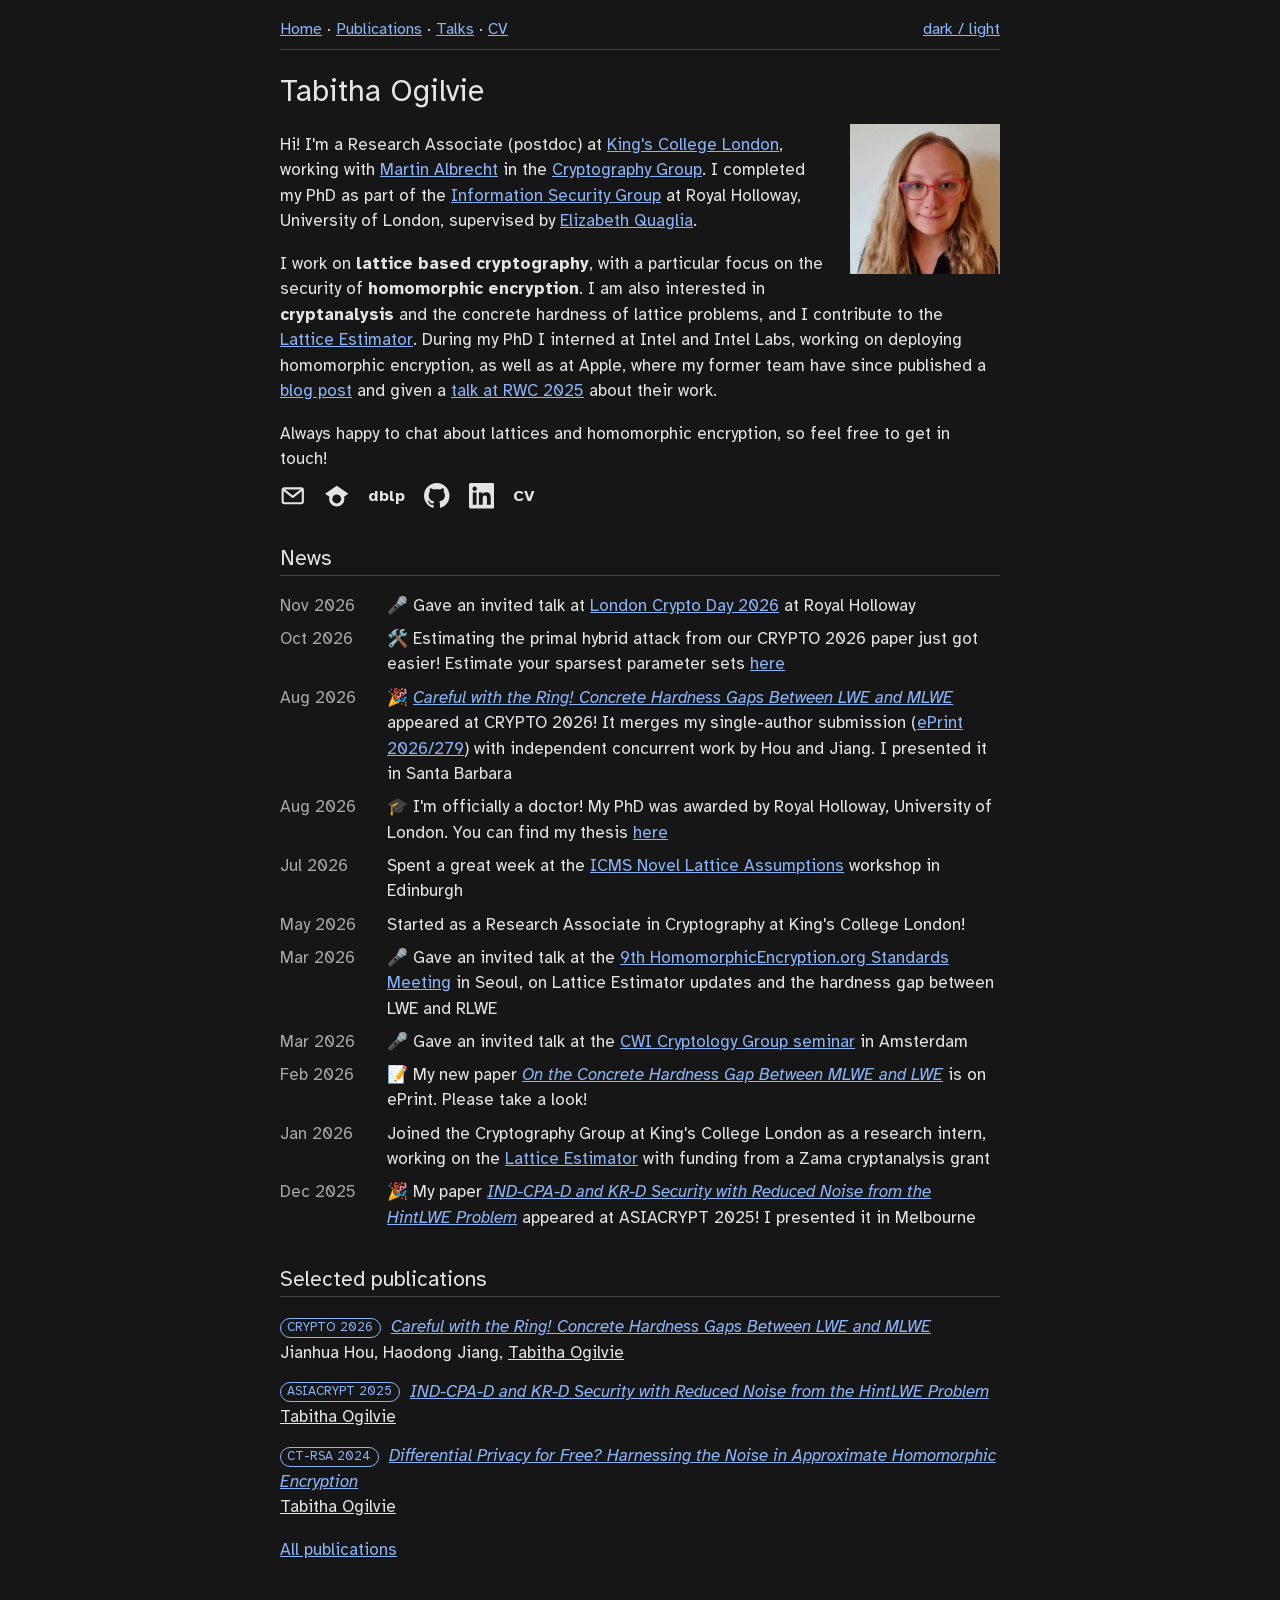
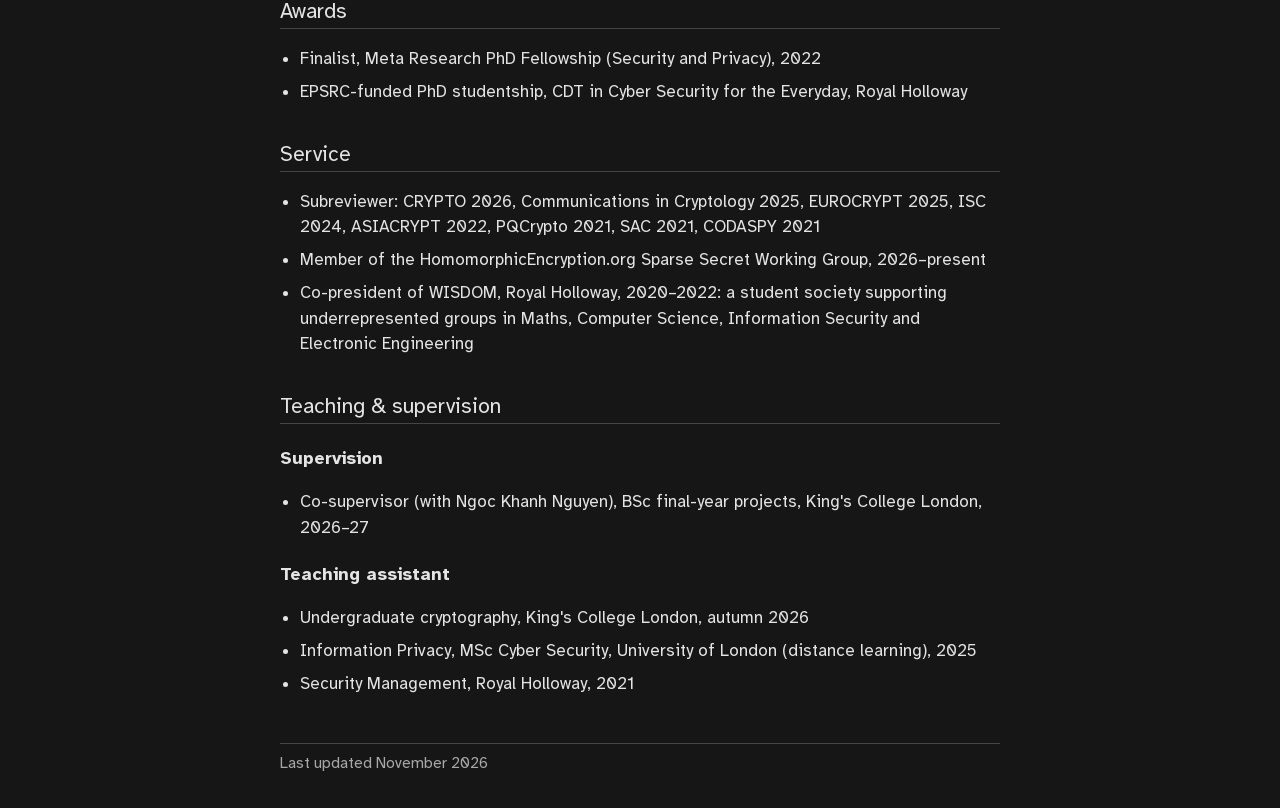
<file: index.html>
<!DOCTYPE html>
<html lang="en">
<head>
  <meta charset="utf-8">
  <meta name="viewport" content="width=device-width, initial-scale=1">
  <title>Tabitha Ogilvie</title>
  <meta name="description" content="Tabitha Ogilvie, Research Associate in Cryptography at King's College London.">
  <script>
    try { var t = localStorage.getItem("theme"); if (t) document.documentElement.setAttribute("data-theme", t); } catch (e) {}
  </script>
  <link rel="stylesheet" href="style.css">
</head>
<body>

<nav>
  <span>
    <a href="index.html">Home</a> ·
    <a href="publications.html">Publications</a> ·
    <a href="talks.html">Talks</a> ·
    <a href="cv.pdf">CV</a>
  </span>
  <button type="button" id="theme-toggle">dark / light</button>
</nav>

<h1>Tabitha Ogilvie</h1>

<img class="photo" src="photo.jpg" width="150" height="150"
     alt="Tabitha Ogilvie">

<p>
  Hi! I'm a Research Associate (postdoc) at
  <a href="https://www.kcl.ac.uk/">King's College London</a>, working with
  <a href="https://malb.io/">Martin Albrecht</a> in the
  <a href="https://cryptographers.kcl.ac.uk/">Cryptography Group</a>.
  I completed my PhD as part of the
  <a href="https://www.royalholloway.ac.uk/research-and-education/subjects/information-security/">Information Security Group</a>
  at Royal Holloway, University of London, supervised by
  <a href="https://pure.royalholloway.ac.uk/en/persons/elizabeth-quaglia">Elizabeth Quaglia</a>.
</p>
<p>
  I work on <strong>lattice based cryptography</strong>, with a particular focus on the
  security of <strong>homomorphic encryption</strong>. I am also interested in
  <strong>cryptanalysis</strong> and the concrete hardness of lattice problems, and I contribute to the
  <a href="https://github.com/malb/lattice-estimator">Lattice Estimator</a>.
  During my PhD I interned at Intel and Intel Labs, working on deploying
  homomorphic encryption, as well as at Apple, where my former team have since
  published a <a href="https://machinelearning.apple.com/research/homomorphic-encryption">blog post</a>
  and given a <a href="https://youtu.be/goQA0dO0M7c">talk at RWC 2025</a> about their work.
</p>

<p class="contact">
  Always happy to chat about lattices and homomorphic encryption, so feel free to get in touch!
</p>
<p class="icons">
  <a id="email-link" href="#" title="Email" aria-label="Email" data-u="tabitha.l.ogilvie" data-d="gmail.com">
    <svg viewBox="0 0 24 24" aria-hidden="true" fill="none" stroke="currentColor" stroke-width="2" stroke-linejoin="round"><rect x="2.5" y="5" width="19" height="14" rx="1.5"/><path d="M3 6l9 7 9-7"/></svg>
  </a>
  <a href="https://scholar.google.com/citations?user=XEVjf0gAAAAJ" title="Google Scholar" aria-label="Google Scholar">
    <svg viewBox="0 0 24 24" aria-hidden="true" fill="currentColor"><path d="M12 2.5 1 10l4.2 2.9A7.2 7.2 0 0 0 4.8 15a7.2 7.2 0 0 0 14.4 0c0-.7-.1-1.4-.4-2.1L23 10z"/><circle cx="12" cy="15" r="4.2" fill="var(--bg)"/></svg>
  </a>
  <a href="https://dblp.org/pid/281/6077" title="dblp" aria-label="dblp" class="text-icon">dblp</a>
  <a href="https://github.com/TabOg" title="GitHub" aria-label="GitHub">
    <svg viewBox="0 0 16 16" aria-hidden="true" fill="currentColor"><path d="M8 0C3.58 0 0 3.58 0 8c0 3.54 2.29 6.53 5.47 7.59.4.07.55-.17.55-.38 0-.19-.01-.82-.01-1.49-2.01.37-2.53-.49-2.69-.94-.09-.23-.48-.94-.82-1.13-.28-.15-.68-.52-.01-.53.63-.01 1.08.58 1.23.82.72 1.21 1.87.87 2.33.66.07-.52.28-.87.51-1.07-1.78-.2-3.64-.89-3.64-3.95 0-.87.31-1.59.82-2.15-.08-.2-.36-1.02.08-2.12 0 0 .67-.21 2.2.82.64-.18 1.32-.27 2-.27.68 0 1.36.09 2 .27 1.53-1.04 2.2-.82 2.2-.82.44 1.1.16 1.92.08 2.12.51.56.82 1.27.82 2.15 0 3.07-1.87 3.75-3.65 3.95.29.25.54.73.54 1.48 0 1.07-.01 1.93-.01 2.2 0 .21.15.46.55.38A8.013 8.013 0 0016 8c0-4.42-3.58-8-8-8z"/></svg>
  </a>
  <a href="https://uk.linkedin.com/in/tabitha-ogilvie-12b658196" title="LinkedIn" aria-label="LinkedIn">
    <svg viewBox="0 0 24 24" aria-hidden="true" fill="currentColor"><path d="M20.447 20.452h-3.554v-5.569c0-1.328-.027-3.037-1.852-3.037-1.853 0-2.136 1.445-2.136 2.939v5.667H9.351V9h3.414v1.561h.046c.477-.9 1.637-1.85 3.37-1.85 3.601 0 4.267 2.37 4.267 5.455v6.286zM5.337 7.433c-1.144 0-2.063-.926-2.063-2.065 0-1.138.92-2.063 2.063-2.063 1.14 0 2.064.925 2.064 2.063 0 1.139-.925 2.065-2.064 2.065zm1.782 13.019H3.555V9h3.564v11.452zM22.225 0H1.771C.792 0 0 .774 0 1.729v20.542C0 23.227.792 24 1.771 24h20.451C23.2 24 24 23.227 24 22.271V1.729C24 .774 23.2 0 22.222 0h.003z"/></svg>
  </a>
  <a href="cv.pdf" title="CV" aria-label="CV (PDF)" class="text-icon">CV</a>
</p>

<h2>News</h2>
<ul class="news">
  <li><span class="date">Nov 2026</span>
    <span data-until="2026-11-06"><span class="badge">upcoming</span> 🎤 I'll be giving an invited talk at <a href="https://sites.google.com/view/london-crypto-day/lcd2026">London Crypto Day 2026</a> on 6 November. Come say hi! 👋</span>
    <span data-from="2026-11-07">🎤 Gave an invited talk at <a href="https://sites.google.com/view/london-crypto-day/lcd2026">London Crypto Day 2026</a> at Royal Holloway</span></li>
  <li><span class="date">Oct 2026</span>
    <span>🛠️ Estimating the primal hybrid attack from our CRYPTO 2026 paper just got easier! Estimate your sparsest parameter sets <a href="https://github.com/TabOg/mlwe-hybrids/tree/master/PrimalHybrid">here</a></span></li>
  <li><span class="date">Aug 2026</span>
    <span>🎉 <a href="https://link.springer.com/chapter/10.1007/978-3-032-35377-1_15"><em>Careful with the Ring! Concrete Hardness Gaps Between LWE and MLWE</em></a> appeared at CRYPTO 2026! It merges my single-author submission (<a href="https://eprint.iacr.org/2026/279">ePrint 2026/279</a>) with independent concurrent work by Hou and Jiang. I presented it in Santa Barbara</span></li>
  <li><span class="date">Aug 2026</span>
    <span>🎓 I'm officially a doctor! My PhD was awarded by Royal Holloway, University of London. You can find my thesis <a href="https://pure.royalholloway.ac.uk/en/publications/on-the-security-and-privacy-of-approximate-homomorphic-encryption/">here</a></span></li>
  <li><span class="date">Jul 2026</span>
    <span>Spent a great week at the <a href="https://icms.ac.uk/activities/workshop/novel-lattice-assumptions/">ICMS Novel Lattice Assumptions</a> workshop in Edinburgh</span></li>
  <li><span class="date">May 2026</span>
    <span>Started as a Research Associate in Cryptography at King's College London!</span></li>
  <li><span class="date">Mar 2026</span>
    <span>🎤 Gave an invited talk at the <a href="https://homomorphicencryption.org/9th-homomorphicencryption-org-standards-meeting/">9th HomomorphicEncryption.org Standards Meeting</a> in Seoul, on Lattice Estimator updates and the hardness gap between LWE and RLWE</span></li>
  <li><span class="date">Mar 2026</span>
    <span>🎤 Gave an invited talk at the <a href="https://projects.cwi.nl/crypto/internalseminar.php?y=2026">CWI Cryptology Group seminar</a> in Amsterdam</span></li>
  <li><span class="date">Feb 2026</span>
    <span>📝 My new paper <a href="https://eprint.iacr.org/2026/279"><em>On the Concrete Hardness Gap Between MLWE and LWE</em></a> is on ePrint. Please take a look!</span></li>
  <li><span class="date">Jan 2026</span>
    <span>Joined the Cryptography Group at King's College London as a research intern, working on the <a href="https://github.com/malb/lattice-estimator">Lattice Estimator</a> with funding from a Zama cryptanalysis grant</span></li>
  <li><span class="date">Dec 2025</span>
    <span>🎉 My paper <a href="https://eprint.iacr.org/2025/1618"><em>IND-CPA-D and KR-D Security with Reduced Noise from the HintLWE Problem</em></a> appeared at ASIACRYPT 2025! I presented it in Melbourne</span></li>
</ul>

<h2>Selected publications</h2>
<ul class="selected">
  <li><span class="badge venue">CRYPTO 2026</span>
    <a href="https://link.springer.com/chapter/10.1007/978-3-032-35377-1_15"><em>Careful with the Ring! Concrete Hardness Gaps Between LWE and MLWE</em></a><br>
    Jianhua Hou, Haodong Jiang, <u>Tabitha Ogilvie</u></li>
  <li><span class="badge venue">ASIACRYPT 2025</span>
    <a href="https://eprint.iacr.org/2025/1618"><em>IND-CPA-D and KR-D Security with Reduced Noise from the HintLWE Problem</em></a><br>
    <u>Tabitha Ogilvie</u></li>
  <li><span class="badge venue">CT-RSA 2024</span>
    <a href="https://eprint.iacr.org/2023/701"><em>Differential Privacy for Free? Harnessing the Noise in Approximate Homomorphic Encryption</em></a><br>
    <u>Tabitha Ogilvie</u></li>
</ul>
<p><a href="publications.html">All publications</a></p>

<h2>Awards</h2>
<ul>
  <li>Finalist, Meta Research PhD Fellowship (Security and Privacy), 2022</li>
  <li>EPSRC-funded PhD studentship, CDT in Cyber Security for the Everyday, Royal Holloway</li>
</ul>

<h2>Service</h2>
<ul>
  <li>Subreviewer: CRYPTO 2026, Communications in Cryptology 2025, EUROCRYPT 2025,
    ISC 2024, ASIACRYPT 2022, PQCrypto 2021, SAC 2021, CODASPY 2021</li>
  <li>Member of the HomomorphicEncryption.org Sparse Secret Working Group, 2026–present</li>
  <li>Co-president of WISDOM, Royal Holloway, 2020–2022: a student society
    supporting underrepresented groups in Maths, Computer Science,
    Information Security and Electronic Engineering</li>
</ul>

<h2>Teaching &amp; supervision</h2>
<h3>Supervision</h3>
<ul>
  <li>Co-supervisor (with Ngoc Khanh Nguyen), BSc final-year projects, King's College London, 2026–27</li>
</ul>
<h3>Teaching assistant</h3>
<ul>
  <li>Undergraduate cryptography, King's College London, autumn 2026</li>
  <li>Information Privacy, MSc Cyber Security, University of London (distance learning), 2025</li>
  <li>Security Management, Royal Holloway, 2021</li>
</ul>

<footer>
  Last updated November 2026
</footer>

<script>
  document.getElementById("theme-toggle").addEventListener("click", function () {
    var root = document.documentElement;
    var cur = root.getAttribute("data-theme") || "dark";
    var next = cur === "dark" ? "light" : "dark";
    root.setAttribute("data-theme", next);
    try { localStorage.setItem("theme", next); } catch (err) {}
  });
  // assemble the email address on click so it isn't sitting in the page source
  document.getElementById("email-link").addEventListener("click", function (e) {
    e.preventDefault();
    window.location.href = "mailto:" + this.dataset.u + "@" + this.dataset.d;
  });
  // swap "upcoming" items for past-tense versions once the date has passed
  var today = new Date().toISOString().slice(0, 10);
  document.querySelectorAll("[data-until]").forEach(function (el) {
    if (today > el.getAttribute("data-until")) el.remove();
  });
  document.querySelectorAll("[data-from]").forEach(function (el) {
    if (today < el.getAttribute("data-from")) el.remove();
  });
</script>

</body>
</html>
</file>
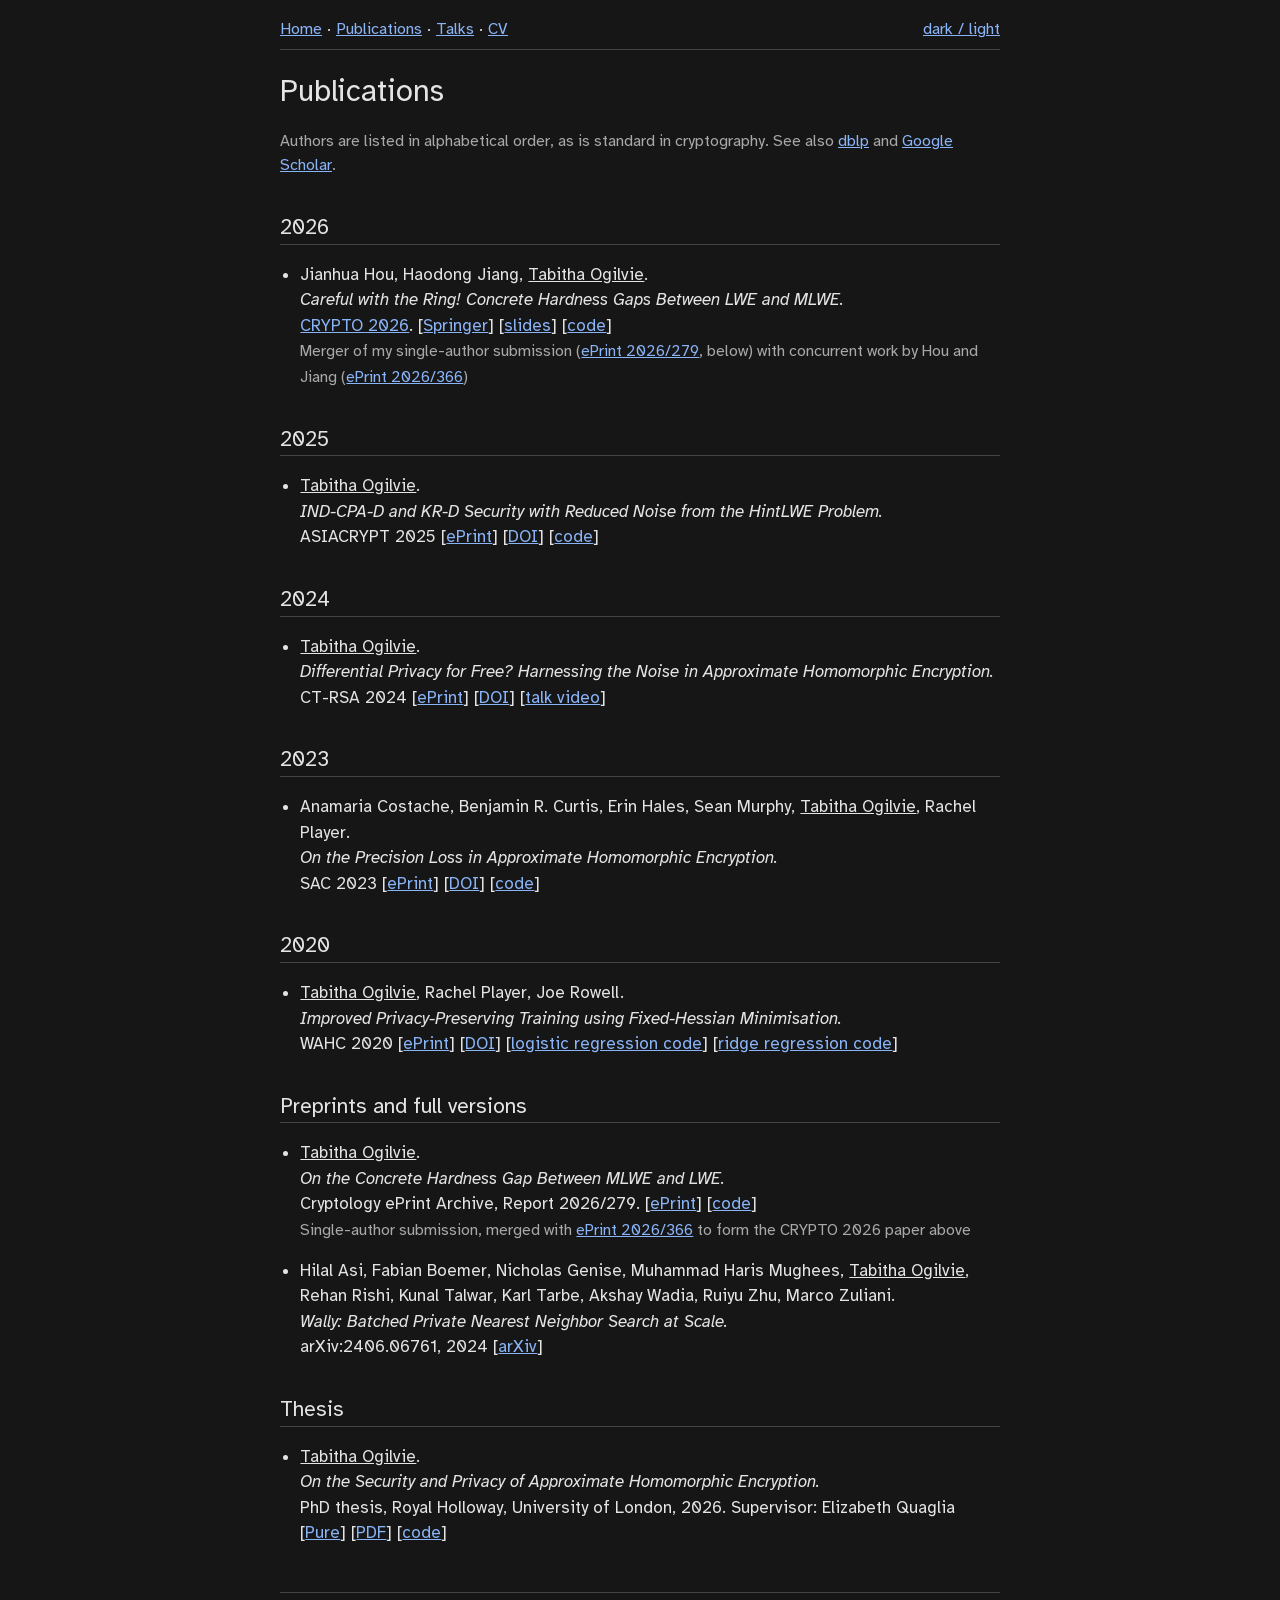
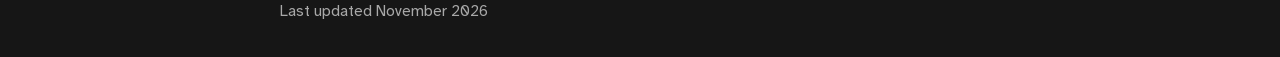
<file: publications.html>
<!DOCTYPE html>
<html lang="en">
<head>
  <meta charset="utf-8">
  <meta name="viewport" content="width=device-width, initial-scale=1">
  <meta name="description" content="Publications of Tabitha Ogilvie, cryptographer at King's College London.">
  <title>Publications – Tabitha Ogilvie</title>
  <script>
    try { var t = localStorage.getItem("theme"); if (t) document.documentElement.setAttribute("data-theme", t); } catch (e) {}
  </script>
  <link rel="stylesheet" href="style.css">
</head>
<body>

<nav>
  <span>
    <a href="index.html">Home</a> ·
    <a href="publications.html">Publications</a> ·
    <a href="talks.html">Talks</a> ·
    <a href="cv.pdf">CV</a>
  </span>
  <button type="button" id="theme-toggle">dark / light</button>
</nav>

<h1>Publications</h1>

<p class="muted">
  Authors are listed in alphabetical order, as is standard in cryptography.
  See also <a href="https://dblp.org/pid/281/6077">dblp</a> and
  <a href="https://scholar.google.com/citations?user=XEVjf0gAAAAJ">Google Scholar</a>.
</p>

<h2>2026</h2>
<ul class="pubs">
  <li>
    Jianhua Hou, Haodong Jiang, <u>Tabitha Ogilvie</u>.<br>
    <span class="title">Careful with the Ring! Concrete Hardness Gaps Between LWE and MLWE.</span><br>
    <a href="https://link.springer.com/chapter/10.1007/978-3-032-35377-1_15">CRYPTO 2026</a>.
    [<a href="https://link.springer.com/chapter/10.1007/978-3-032-35377-1_15">Springer</a>]
    [<a href="https://iacr.org/submit/files/slides/2026/crypto/crypto2026/865/865_slides.pptx">slides</a>]
    [<a href="https://github.com/TabOg/mlwe-hybrids">code</a>]
    <br>
    <span class="note">Merger of my single-author submission
    (<a href="https://eprint.iacr.org/2026/279">ePrint 2026/279</a>, below) with concurrent
    work by Hou and Jiang (<a href="https://eprint.iacr.org/2026/366">ePrint 2026/366</a>)</span>
  </li>
</ul>

<h2>2025</h2>
<ul class="pubs">
  <li>
    <u>Tabitha Ogilvie</u>.<br>
    <span class="title">IND-CPA-D and KR-D Security with Reduced Noise from the HintLWE Problem.</span><br>
    ASIACRYPT 2025
    [<a href="https://eprint.iacr.org/2025/1618">ePrint</a>]
    [<a href="https://doi.org/10.1007/978-981-95-5122-4_9">DOI</a>]
    [<a href="https://github.com/TabOg/hintLWE-IND-CPA-D">code</a>]
  </li>
</ul>

<h2>2024</h2>
<ul class="pubs">
  <li>
    <u>Tabitha Ogilvie</u>.<br>
    <span class="title">Differential Privacy for Free? Harnessing the Noise in Approximate Homomorphic Encryption.</span><br>
    CT-RSA 2024
    [<a href="https://eprint.iacr.org/2023/701">ePrint</a>]
    [<a href="https://doi.org/10.1007/978-3-031-58868-6_12">DOI</a>]
    [<a href="https://www.youtube.com/watch?v=J_abn1z9aN8">talk video</a>]
  </li>
</ul>

<h2>2023</h2>
<ul class="pubs">
  <li>
    Anamaria Costache, Benjamin R. Curtis, Erin Hales, Sean Murphy,
    <u>Tabitha Ogilvie</u>, Rachel Player.<br>
    <span class="title">On the Precision Loss in Approximate Homomorphic Encryption.</span><br>
    SAC 2023
    [<a href="https://eprint.iacr.org/2022/162">ePrint</a>]
    [<a href="https://doi.org/10.1007/978-3-031-53368-6_16">DOI</a>]
    [<a href="https://github.com/bencrts/CKKS_noise">code</a>]
  </li>
</ul>

<h2>2020</h2>
<ul class="pubs">
  <li>
    <u>Tabitha Ogilvie</u>, Rachel Player, Joe Rowell.<br>
    <span class="title">Improved Privacy-Preserving Training using Fixed-Hessian Minimisation.</span><br>
    WAHC 2020
    [<a href="https://eprint.iacr.org/2020/1514">ePrint</a>]
    [<a href="https://doi.org/10.25835/0072999">DOI</a>]
    [<a href="https://github.com/TabOg/Fixed-Hessian-Logistic-Regression">logistic regression code</a>]
    [<a href="https://github.com/TabOg/Privacy-Preserving-Ridge-Regression">ridge regression code</a>]
  </li>
</ul>

<h2>Preprints and full versions</h2>
<ul class="pubs">
  <li>
    <u>Tabitha Ogilvie</u>.<br>
    <span class="title">On the Concrete Hardness Gap Between MLWE and LWE.</span><br>
    Cryptology ePrint Archive, Report 2026/279.
    [<a href="https://eprint.iacr.org/2026/279">ePrint</a>]
    [<a href="https://github.com/TabOg/mlwe-hybrids">code</a>]
    <br>
    <span class="note">Single-author submission, merged with
    <a href="https://eprint.iacr.org/2026/366">ePrint 2026/366</a> to form the
    CRYPTO 2026 paper above</span>
  </li>
  <li>
    Hilal Asi, Fabian Boemer, Nicholas Genise, Muhammad Haris Mughees,
    <u>Tabitha Ogilvie</u>, Rehan Rishi, Kunal Talwar, Karl Tarbe,
    Akshay Wadia, Ruiyu Zhu, Marco Zuliani.<br>
    <span class="title">Wally: Batched Private Nearest Neighbor Search at Scale.</span><br>
    arXiv:2406.06761, 2024
    [<a href="https://arxiv.org/abs/2406.06761">arXiv</a>]
  </li>
</ul>

<h2>Thesis</h2>
<ul class="pubs">
  <li>
    <u>Tabitha Ogilvie</u>.<br>
    <span class="title">On the Security and Privacy of Approximate Homomorphic Encryption.</span><br>
    PhD thesis, Royal Holloway, University of London, 2026. Supervisor: Elizabeth Quaglia
    [<a href="https://pure.royalholloway.ac.uk/en/publications/on-the-security-and-privacy-of-approximate-homomorphic-encryption/">Pure</a>]
    [<a href="https://pure.royalholloway.ac.uk/files/74614314/phd-thesis.pdf">PDF</a>]
    [<a href="https://github.com/TabOg/thesis-code">code</a>]
  </li>
</ul>

<footer>
  Last updated November 2026
</footer>

<script>
  document.getElementById("theme-toggle").addEventListener("click", function () {
    var root = document.documentElement;
    var cur = root.getAttribute("data-theme") || "dark";
    var next = cur === "dark" ? "light" : "dark";
    root.setAttribute("data-theme", next);
    try { localStorage.setItem("theme", next); } catch (err) {}
  });
  // swap "upcoming" items for past-tense versions once the date has passed
  var today = new Date().toISOString().slice(0, 10);
  document.querySelectorAll("[data-until]").forEach(function (el) {
    if (today > el.getAttribute("data-until")) el.remove();
  });
  document.querySelectorAll("[data-from]").forEach(function (el) {
    if (today < el.getAttribute("data-from")) el.remove();
  });
</script>

</body>
</html>
</file>
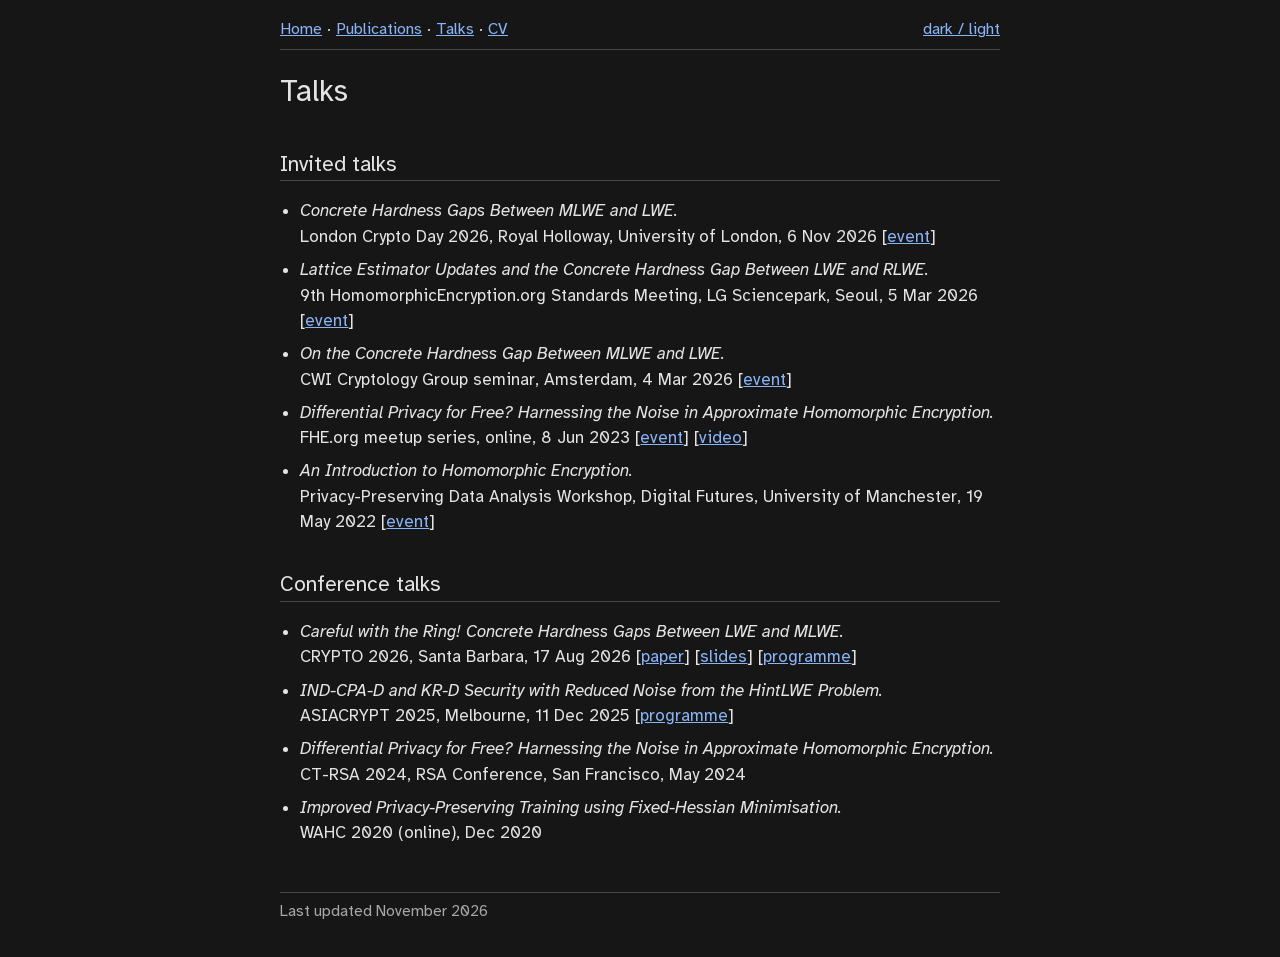
<file: talks.html>
<!DOCTYPE html>
<html lang="en">
<head>
  <meta charset="utf-8">
  <meta name="viewport" content="width=device-width, initial-scale=1">
  <meta name="description" content="Talks by Tabitha Ogilvie, cryptographer at King's College London.">
  <title>Talks – Tabitha Ogilvie</title>
  <script>
    try { var t = localStorage.getItem("theme"); if (t) document.documentElement.setAttribute("data-theme", t); } catch (e) {}
  </script>
  <link rel="stylesheet" href="style.css">
</head>
<body>

<nav>
  <span>
    <a href="index.html">Home</a> ·
    <a href="publications.html">Publications</a> ·
    <a href="talks.html">Talks</a> ·
    <a href="cv.pdf">CV</a>
  </span>
  <button type="button" id="theme-toggle">dark / light</button>
</nav>

<h1>Talks</h1>


<h2>Invited talks</h2>
<ul>
  <li>
    <span class="title">Concrete Hardness Gaps Between MLWE and LWE.</span><br>
    London Crypto Day 2026, Royal Holloway, University of London, 6 Nov 2026 <span class="badge" data-until="2026-11-06">upcoming</span>
    [<a href="https://sites.google.com/view/london-crypto-day/lcd2026">event</a>]
  </li>
  <li>
    <span class="title">Lattice Estimator Updates and the Concrete Hardness Gap Between LWE and RLWE.</span><br>
    9th HomomorphicEncryption.org Standards Meeting, LG Sciencepark, Seoul, 5 Mar 2026
    [<a href="https://homomorphicencryption.org/9th-homomorphicencryption-org-standards-meeting/">event</a>]
  </li>
  <li>
    <span class="title">On the Concrete Hardness Gap Between MLWE and LWE.</span><br>
    CWI Cryptology Group seminar, Amsterdam, 4 Mar 2026
    [<a href="https://projects.cwi.nl/crypto/internalseminar.php?y=2026">event</a>]
  </li>
  <li>
    <span class="title">Differential Privacy for Free? Harnessing the Noise in Approximate Homomorphic Encryption.</span><br>
    FHE.org meetup series, online, 8 Jun 2023
    [<a href="https://fheorg.substack.com/p/next-meetup-scheduled-differential">event</a>]
    [<a href="https://www.youtube.com/watch?v=J_abn1z9aN8">video</a>]
  </li>
  <li>
    <span class="title">An Introduction to Homomorphic Encryption.</span><br>
    Privacy-Preserving Data Analysis Workshop, Digital Futures, University of Manchester, 19 May 2022
    [<a href="https://events.manchester.ac.uk/event/event:l1oz-l38vh8fz-re05sw">event</a>]
  </li>
</ul>

<h2>Conference talks</h2>
<ul>
  <li>
    <span class="title">Careful with the Ring! Concrete Hardness Gaps Between LWE and MLWE.</span><br>
    CRYPTO 2026, Santa Barbara, 17 Aug 2026
    [<a href="https://link.springer.com/chapter/10.1007/978-3-032-35377-1_15">paper</a>]
    [<a href="https://iacr.org/submit/files/slides/2026/crypto/crypto2026/865/865_slides.pptx">slides</a>]
    [<a href="https://crypto.iacr.org/2026/program.php">programme</a>]
  </li>
  <li>
    <span class="title">IND-CPA-D and KR-D Security with Reduced Noise from the HintLWE Problem.</span><br>
    ASIACRYPT 2025, Melbourne, 11 Dec 2025
    [<a href="https://asiacrypt.iacr.org/2025/program.php">programme</a>]
  </li>
  <li>
    <span class="title">Differential Privacy for Free? Harnessing the Noise in Approximate Homomorphic Encryption.</span><br>
    CT-RSA 2024, RSA Conference, San Francisco, May 2024
  </li>
  <li>
    <span class="title">Improved Privacy-Preserving Training using Fixed-Hessian Minimisation.</span><br>
    WAHC 2020 (online), Dec 2020
  </li>
</ul>


<footer>
  Last updated November 2026
</footer>

<script>
  document.getElementById("theme-toggle").addEventListener("click", function () {
    var root = document.documentElement;
    var cur = root.getAttribute("data-theme") || "dark";
    var next = cur === "dark" ? "light" : "dark";
    root.setAttribute("data-theme", next);
    try { localStorage.setItem("theme", next); } catch (err) {}
  });
  // swap "upcoming" items for past-tense versions once the date has passed
  var today = new Date().toISOString().slice(0, 10);
  document.querySelectorAll("[data-until]").forEach(function (el) {
    if (today > el.getAttribute("data-until")) el.remove();
  });
  document.querySelectorAll("[data-from]").forEach(function (el) {
    if (today < el.getAttribute("data-from")) el.remove();
  });
</script>

</body>
</html>
</file>
<file: style.css>
@font-face {
  font-family: "Atkinson Hyperlegible";
  src: url("fonts/atkinson-regular.woff2") format("woff2");
  font-weight: 400;
  font-style: normal;
  font-display: swap;
}

@font-face {
  font-family: "Atkinson Hyperlegible";
  src: url("fonts/atkinson-bold.woff2") format("woff2");
  font-weight: 700;
  font-style: normal;
  font-display: swap;
}

@font-face {
  font-family: "Atkinson Hyperlegible";
  src: url("fonts/atkinson-italic.woff2") format("woff2");
  font-weight: 400;
  font-style: italic;
  font-display: swap;
}

@font-face {
  font-family: "Atkinson Hyperlegible";
  src: url("fonts/atkinson-bolditalic.woff2") format("woff2");
  font-weight: 700;
  font-style: italic;
  font-display: swap;
}

:root {
  --fg: #e4e4e4;
  --muted: #a8a8a8;
  --bg: #161616;
  --link: #8ab4f8;
  --visited: #c3a6f0;
  --rule: #444;
  color-scheme: dark;
}

:root[data-theme="light"] {
  --fg: #111;
  --muted: #555;
  --bg: #fff;
  --link: #0645ad;
  --visited: #5a3696;
  --rule: #ccc;
  color-scheme: light;
}

body {
  overflow-wrap: anywhere;
  max-width: 720px;
  margin: 0 auto;
  padding: 1em 16px 2em;
  font-family: "Atkinson Hyperlegible", system-ui, sans-serif;
  font-size: 17px;
  line-height: 1.5;
  color: var(--fg);
  background: var(--bg);
}

a { color: var(--link); }
a:visited { color: var(--visited); }

nav {
  display: flex;
  justify-content: space-between;
  align-items: baseline;
  gap: 1em;
  font-size: 0.95em;
  padding-bottom: 0.5em;
  border-bottom: 1px solid var(--rule);
}

h1 { font-size: 1.8em; font-weight: normal; margin: 0.6em 0 0.3em; }
h2 {
  font-size: 1.25em;
  font-weight: normal;
  margin: 1.6em 0 0.5em;
  border-bottom: 1px solid var(--rule);
}
h3 { font-size: 1.05em; margin: 1.2em 0 0.4em; }

img { max-width: 100%; height: auto; }

.photo {
  float: right;
  width: 150px;
  margin: 0 0 1em 1.2em;
}

.contact { clear: both; }
.icons { display: flex; gap: 1.1em; align-items: center; margin-top: -0.3em; }
.icons a { color: var(--fg); text-decoration: none; }
.icons a:hover { color: var(--link); }
.icons svg { width: 1.5em; height: 1.5em; display: block; }
.icons .text-icon { font-weight: bold; font-size: 0.95em; letter-spacing: 0.02em; }

ul { padding-left: 1.2em; }
li { margin-bottom: 0.45em; }

.news { list-style: none; padding-left: 0; }
.news li { display: flex; gap: 0.8em; }
.news .date { flex: 0 0 5.5em; color: var(--muted); }

.pubs { padding-left: 1.2em; }
.pubs li { margin-bottom: 0.9em; }
.title { font-style: italic; }
.note, .muted { color: var(--muted); font-size: 0.93em; }

footer {
  margin-top: 3em;
  padding-top: 0.5em;
  border-top: 1px solid var(--rule);
  font-size: 0.9em;
  color: var(--muted);
}

#theme-toggle {
  background: none;
  border: none;
  padding: 0;
  font: inherit;
  color: var(--link);
  text-decoration: underline;
  cursor: pointer;
}

.badge {
  display: inline-block;
  font-size: 0.75em;
  line-height: 1.4;
  padding: 0 0.5em;
  border: 1px solid var(--link);
  border-radius: 0.8em;
  color: var(--link);
  vertical-align: 0.1em;
}

.selected { list-style: none; padding-left: 0; }
.selected li { margin-bottom: 0.8em; }
.badge.venue { margin-right: 0.4em; }

@media (max-width: 480px) {
  body { font-size: 16px; }
  .photo { width: 110px; }
  .news li { display: block; }
  .news .date { display: block; }
}
</file>
